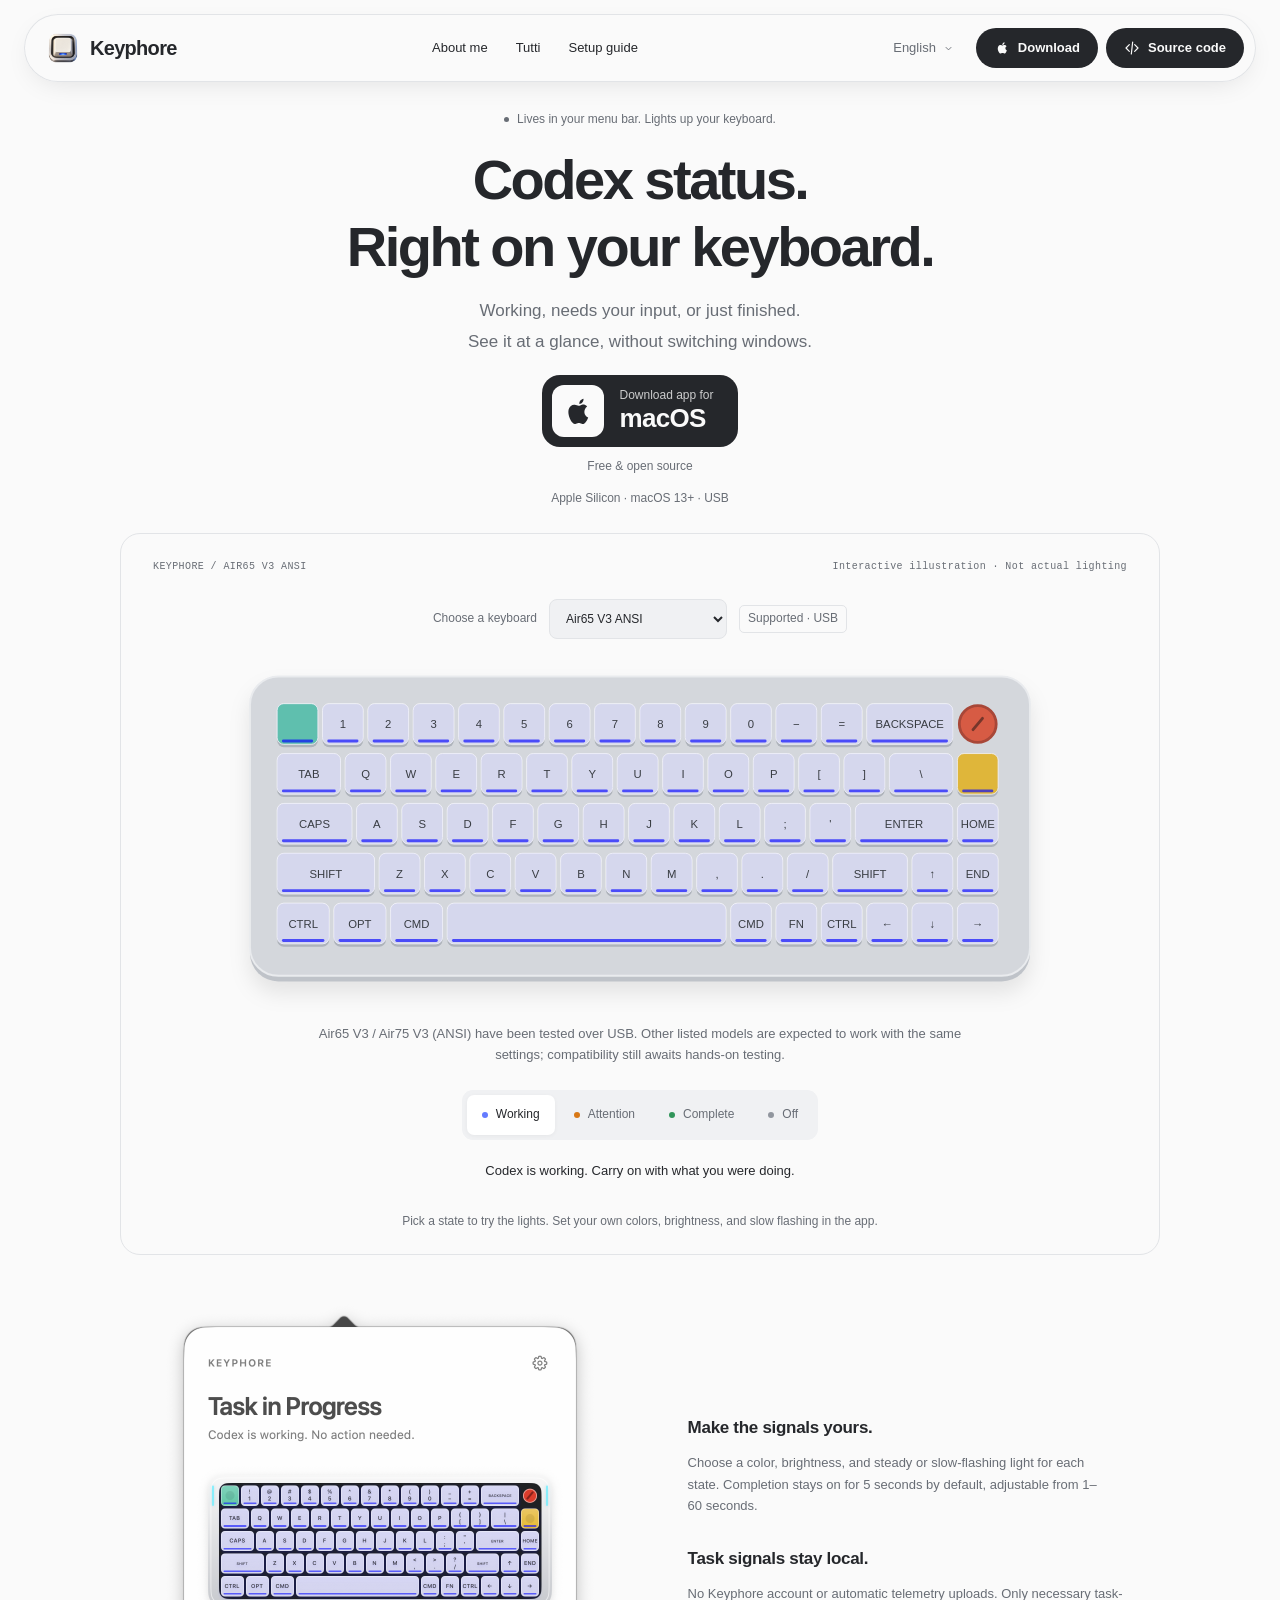
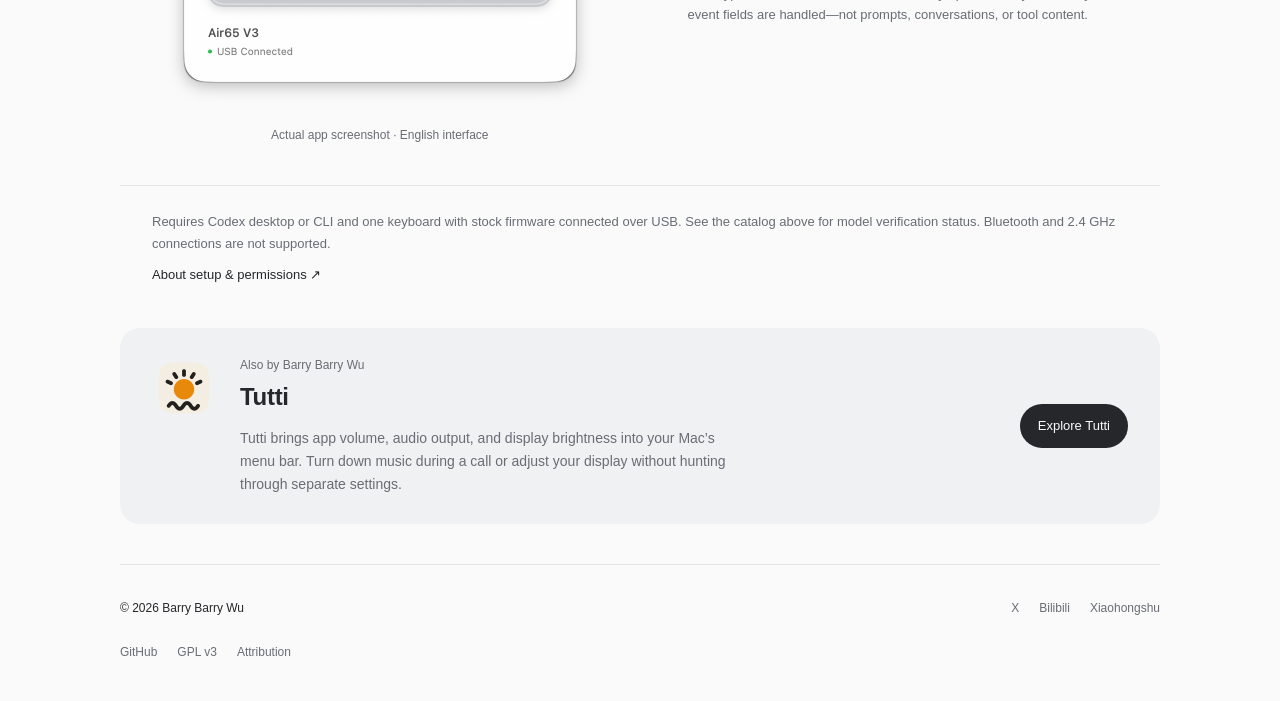
<file: release/site/index.html>
<!doctype html>
<html lang="en">
<head>
<meta charset="utf-8">
<meta name="viewport" content="width=device-width, initial-scale=1">
<meta name="color-scheme" content="light dark">
<link rel="icon" href="icon.png" type="image/png">
<meta name="description" content="Keyphore 把 Codex 任务状态显示在 NuPhy 键盘上。免费的原生 Mac 菜单栏 App。">
<title>Keyphore — 把 Codex 状态，显示在键盘上。</title>
<script src="language.js?v=9"></script>
<script src="translations.js"></script>
<link rel="stylesheet" href="style.css?v=20260905-i18n">
<script src="keyboard.js" defer></script>
<script src="site.js?v=9" defer></script>
</head>
<body>
<a class="skip-link" href="#main"><span data-i18n="skip">Skip to content</span></a>
<header class="nav-shell"><div class="site-header">
<a class="wordmark" href="./" aria-label="Keyphore"><img class="brand-mark" src="icon.png" width="34" height="34" alt="">Keyphore</a>
<button class="menu-toggle" type="button" aria-label="Navigation" aria-expanded="false" aria-controls="nav-panel" hidden><svg width="20" height="20" viewBox="0 0 24 24" fill="none" stroke="currentColor" stroke-width="1.8" aria-hidden="true"><path d="M4 7h16M4 12h16M4 17h16"/></svg></button>
<div class="nav-panel" id="nav-panel"><nav aria-label="导航"><a href="https://barrybarrywu.com"><span data-i18n="about">About me</span></a><a href="https://tutti.barrybarrywu.com/" data-tutti data-i18n="tutti">Tutti</a><a href="install.html"><span data-i18n="setup">Setup guide</span></a></nav>
<div class="nav-actions"><details class="language-picker" hidden><summary aria-label="Choose language"><span class="language-current">English</span><svg width="11" height="11" viewBox="0 0 24 24" fill="none" stroke="currentColor" stroke-width="2" aria-hidden="true"><path d="m6 9 6 6 6-6"/></svg></summary><div class="language-options"><button type="button" data-language="en" lang="en">English</button><button type="button" data-language="zh-Hans" lang="zh-Hans">简体中文</button><button type="button" data-language="zh-Hant" lang="zh-Hant">繁體中文</button><button type="button" data-language="ja" lang="ja">日本語</button><button type="button" data-language="ko" lang="ko">한국어</button><button type="button" data-language="fr" lang="fr">Français</button><button type="button" data-language="de" lang="de">Deutsch</button><button type="button" data-language="it" lang="it">Italiano</button><button type="button" data-language="es" lang="es">Español</button></div></details><a class="nav-download primary-button" href="https://github.com/BarryBarrywu/Keyphore/releases/latest"><span class="nav-button-content"><span class="nav-button-icon" aria-hidden="true"><svg viewBox="0 0 24 24" fill="currentColor"> <path d="M17.05 12.54c-.02-2.16 1.76-3.21 1.84-3.26a3.94 3.94 0 0 0-3.1-1.68c-1.3-.14-2.57.78-3.23.78-.67 0-1.69-.77-2.78-.75a4.11 4.11 0 0 0-3.46 2.1c-1.5 2.59-.38 6.4 1.05 8.49.72 1.02 1.55 2.16 2.64 2.12 1.06-.04 1.46-.68 2.75-.68 1.27 0 1.65.68 2.76.65 1.15-.02 1.87-1.03 2.56-2.06a8.43 8.43 0 0 0 1.17-2.38 3.75 3.75 0 0 1-2.2-3.33ZM14.94 6.22a3.78 3.78 0 0 0 .87-2.72 3.86 3.86 0 0 0-2.5 1.3 3.62 3.62 0 0 0-.9 2.62 3.18 3.18 0 0 0 2.53-1.2Z"/> </svg></span><span class="nav-button-label"><span data-i18n="download">Download</span></span><span class="nav-button-arrow" aria-hidden="true">→</span></span></a>
<a class="nav-download primary-button" href="https://github.com/BarryBarrywu/Keyphore"><span class="nav-button-content"><span class="nav-button-icon" aria-hidden="true"><svg viewBox="0 0 24 24" fill="none" stroke="currentColor" stroke-width="1.8" stroke-linecap="round" stroke-linejoin="round"><path d="m8 7-5 5 5 5m8-10 5 5-5 5m-3-14-2 18"/></svg></span><span class="nav-button-label"><span data-i18n="source">Source code</span></span><span class="nav-button-arrow" aria-hidden="true">→</span></span></a></div>
</div></div></header>
<main id="main">
<section class="hero">
<p class="eyebrow"><span class="tiny-dot" aria-hidden="true"></span><span data-i18n="eyebrow">Lives in your menu bar. Lights up your keyboard.</span></p>
<h1><span data-i18n="headline">Codex status.<br>Right on your keyboard.</span></h1>
<p class="lead"><span data-i18n="lead">Working, needs your input, or just finished.<br>See it at a glance, without switching windows.</span></p>
<div class="actions"><a class="primary-button download-button" href="https://github.com/BarryBarrywu/Keyphore/releases/latest"><span class="download-icon" aria-hidden="true"><svg viewBox="0 0 32 32" focusable="false"><path d="M21.5 2c.3 3-1.7 5.5-4.5 5.7-.4-2.7 1.8-5.2 4.5-5.7ZM25.5 10.4c-1.8-2.1-4.2-2.3-5.6-1.9-1.5.4-2.4 1.1-3.8 1.1-1.3 0-2.6-.9-4.2-1.1-2.7-.4-5.8 1.6-6.7 4.9-1.4 5 1.4 11.9 4.3 15 1.2 1.3 2.3 1.8 3.7 1.2 1.5-.6 2.1-.9 3.2-.9s1.8.3 3.2.9c1.6.6 2.7-.1 3.8-1.3 1.5-1.8 2.7-4 3.3-5.8-4.8-1.8-5.9-8.4-1.2-12.1Z"/></svg></span><span class="download-copy"><span class="download-label"><span data-i18n="downloadApp">Download app for</span></span><strong>macOS</strong></span></a><span class="release-note"><span data-i18n="free">Free & open source</span></span></div>
<p class="requirements">Apple Silicon · macOS 13+ · USB</p>
</section>
<section class="demo" data-signal="execution" aria-label="键盘状态灯光示意">
<div class="demo-topline"><span>KEYPHORE / <span id="model-name">AIR65 V3 ANSI</span></span><span><span data-i18n="illustration">Interactive illustration · Not actual lighting</span></span></div>
<div class="model-picker" hidden>
<label for="keyboard-model"><span data-i18n="chooseKeyboard">Choose a keyboard</span></label>
<select id="keyboard-model" aria-describedby="model-status catalog-note"><optgroup id="supported-models" label="已支持 · USB"><option value="Air65V3">Air65 V3 ANSI</option><option value="Air75V3">Air75 V3 ANSI</option></optgroup><optgroup id="candidate-models" label="候选型号 · 待验证"></optgroup></select>
<span id="model-status" class="model-status" role="status"></span>
</div>
<div class="keyboard-stage"><svg id="keyboard" viewBox="0 0 832 320" aria-hidden="true"></svg></div>
<p id="catalog-note" class="catalog-note"><span data-i18n="catalog">Air65 V3 / Air75 V3 (ANSI) have been tested over USB. Other listed models are expected to work with the same settings; compatibility still awaits hands-on testing.</span></p>
<noscript><p><span data-i18n="noscript">Enable JavaScript to try the lights: blue for working, orange for attention, green for complete, and off when no signal is active.</span></p></noscript>
<div class="signal-controls" role="group" aria-label="选择灯光状态" hidden>
<button type="button" data-state="execution" aria-pressed="true"><i class="dot blue" aria-hidden="true"></i><span data-i18n="working">Working</span></button>
<button type="button" data-state="attention" aria-pressed="false"><i class="dot orange" aria-hidden="true"></i><span data-i18n="attention">Attention</span></button>
<button type="button" data-state="completion" aria-pressed="false"><i class="dot green" aria-hidden="true"></i><span data-i18n="complete">Complete</span></button>
<button type="button" data-state="off" aria-pressed="false"><i class="dot unlit" aria-hidden="true"></i><span data-i18n="off">Off</span></button>
</div>
<p class="signal-description" aria-live="polite" aria-atomic="true"><span data-i18n="execution">Codex is working. Carry on with what you were doing.</span></p>
<p class="demo-caption"><span data-i18n="demoCaption">Pick a state to try the lights. Set your own colors, brightness, and slow flashing in the app.</span></p>
</section>
<section class="details">
<figure class="app-preview"><img id="app-preview" src="app-preview-en.png" width="928" height="854" loading="lazy" alt="Keyphore menu bar app showing a task in progress and Air65 V3 connected over USB"><figcaption data-i18n="appScreenshot">Actual app screenshot · English interface</figcaption></figure>
<div class="details-copy">
<article><h2><span data-i18n="customize">Make the signals yours.</span></h2><p><span data-i18n="customizeBody">Choose a color, brightness, and steady or slow-flashing light for each state. Completion stays on for 5 seconds by default, adjustable from 1–60 seconds.</span></p></article>
<article><h2><span data-i18n="local">Task signals stay local.</span></h2><p><span data-i18n="localBody">No Keyphore account or automatic telemetry uploads. Only necessary task-event fields are handled—not prompts, conversations, or tool content.</span></p></article>
</div>
</section>
<aside class="compatibility"><p><span data-i18n="compatibility">Requires Codex desktop or CLI and one keyboard with stock firmware connected over USB. See the catalog above for model verification status. Bluetooth and 2.4 GHz connections are not supported.</span></p><a href="install.html"><span data-i18n="permissions">About setup & permissions</span> <span aria-hidden="true">↗</span></a></aside>
<aside class="tutti-card" aria-labelledby="tutti-title">
<img src="tutti.png" width="64" height="64" alt="" loading="lazy">
<div class="tutti-card-copy"><p class="tutti-kicker" data-i18n="tuttiKicker">Also by Barry Barry Wu</p><h2 id="tutti-title">Tutti</h2><p data-i18n="tuttiNote">Tutti brings app volume, audio output, and display brightness into your Mac’s menu bar. Turn down music during a call or adjust your display without hunting through separate settings.</p></div>
<a class="tutti-card-link" href="https://tutti.barrybarrywu.com/" data-tutti data-i18n="exploreTutti">Explore Tutti</a>
</aside>
</main>
<footer>
<div class="footer-row"><span class="footer-credit">© 2026 Barry Barry Wu</span><div class="footer-links footer-social"><a href="https://x.com/BarryBarrywu">X</a><a href="https://space.bilibili.com/217963572"><span data-i18n="bilibili">Bilibili</span></a><a href="https://www.xiaohongshu.com/user/profile/64c9b594000000000e0263f1"><span data-i18n="xiaohongshu">Xiaohongshu</span></a></div></div>
<div class="footer-row"><div class="footer-links footer-legal"><a href="https://github.com/BarryBarrywu/Keyphore">GitHub</a><a href="https://github.com/BarryBarrywu/Keyphore/blob/main/LICENSE">GPL v3</a><a href="https://github.com/BarryBarrywu/Keyphore/blob/main/LICENSES/NUPHYIO-NOTICE.txt"><span data-i18n="attribution">Attribution</span></a></div></div>
</footer>
</body>
</html>
</file>
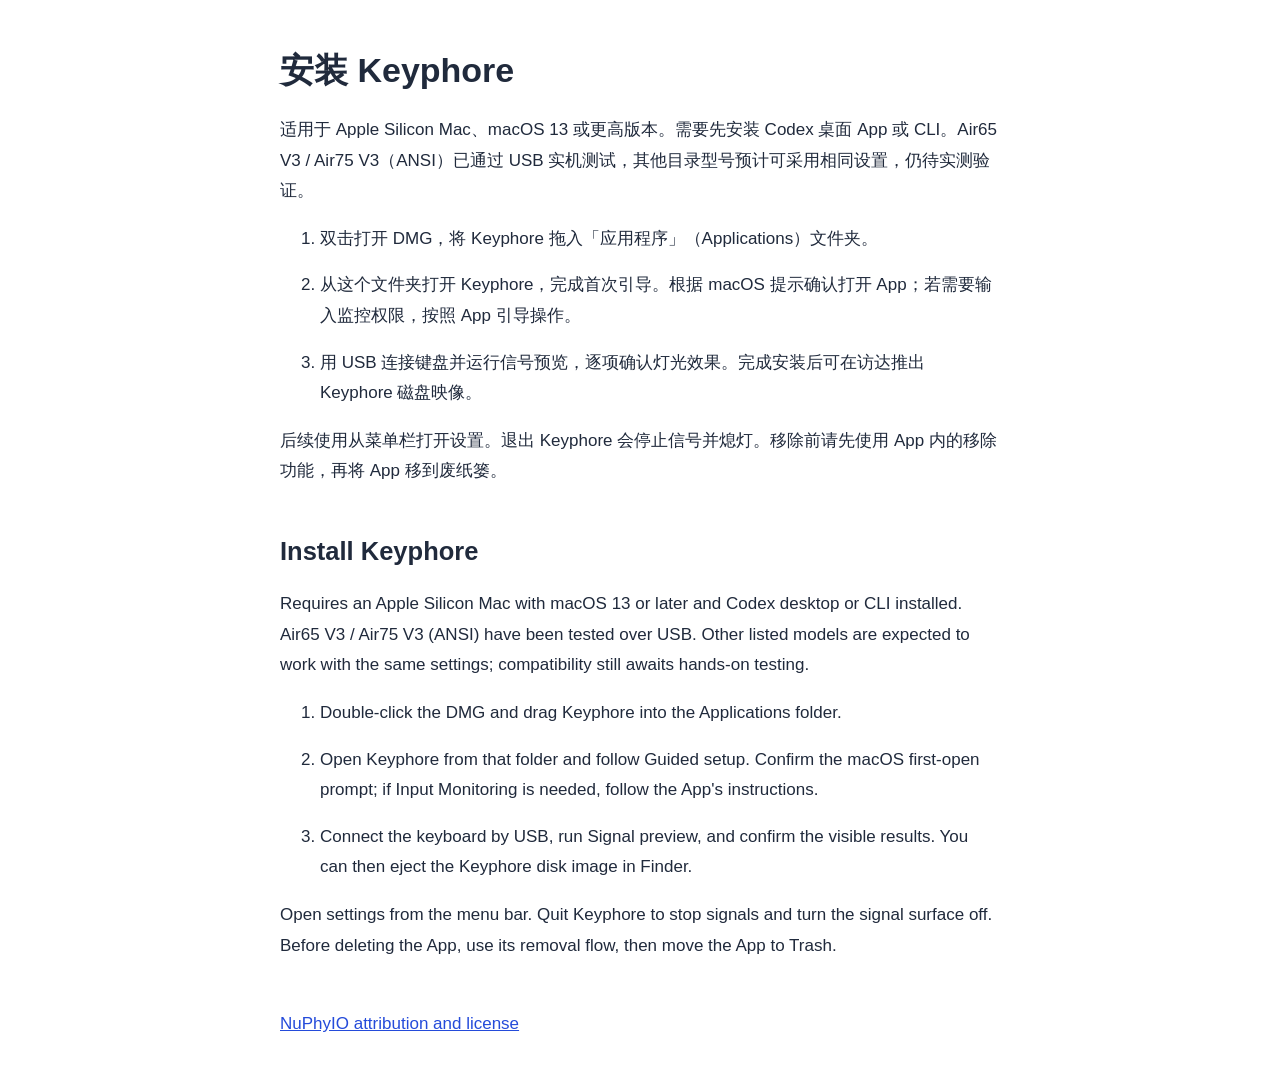
<file: release/Install.html>
<!doctype html>
<html lang="zh-Hans">
<head>
<meta charset="utf-8">
<meta name="viewport" content="width=device-width, initial-scale=1">
<title>安装 Keyphore / Install Keyphore</title>
<style>body{font:17px/1.8 -apple-system,BlinkMacSystemFont,sans-serif;max-width:720px;margin:48px auto;padding:0 24px;color:#202a3c}h1{line-height:1.3}li{margin:16px 0}section{margin:48px 0}a{color:#244bda}code{font-size:15px}</style>
</head>
<body>
<h1>安装 Keyphore</h1>
<p>适用于 Apple Silicon Mac、macOS 13 或更高版本。需要先安装 Codex 桌面 App 或 CLI。Air65 V3 / Air75 V3（ANSI）已通过 USB 实机测试，其他目录型号预计可采用相同设置，仍待实测验证。</p>
<ol>
<li>双击打开 DMG，将 Keyphore 拖入「应用程序」（Applications）文件夹。</li>
<li>从这个文件夹打开 Keyphore，完成首次引导。根据 macOS 提示确认打开 App；若需要输入监控权限，按照 App 引导操作。</li>
<li>用 USB 连接键盘并运行信号预览，逐项确认灯光效果。完成安装后可在访达推出 Keyphore 磁盘映像。</li>
</ol>
<p>后续使用从菜单栏打开设置。退出 Keyphore 会停止信号并熄灯。移除前请先使用 App 内的移除功能，再将 App 移到废纸篓。</p>
<section lang="en">
<h1>Install Keyphore</h1>
<p>Requires an Apple Silicon Mac with macOS 13 or later and Codex desktop or CLI installed. Air65 V3 / Air75 V3 (ANSI) have been tested over USB. Other listed models are expected to work with the same settings; compatibility still awaits hands-on testing.</p>
<ol>
<li>Double-click the DMG and drag Keyphore into the Applications folder.</li>
<li>Open Keyphore from that folder and follow Guided setup. Confirm the macOS first-open prompt; if Input Monitoring is needed, follow the App's instructions.</li>
<li>Connect the keyboard by USB, run Signal preview, and confirm the visible results. You can then eject the Keyphore disk image in Finder.</li>
</ol>
<p>Open settings from the menu bar. Quit Keyphore to stop signals and turn the signal surface off. Before deleting the App, use its removal flow, then move the App to Trash.</p>
</section>
<p>
<a href="NUPHYIO-NOTICE.txt">NuPhyIO attribution and license</a>
</p>
</body>
</html>
</file>
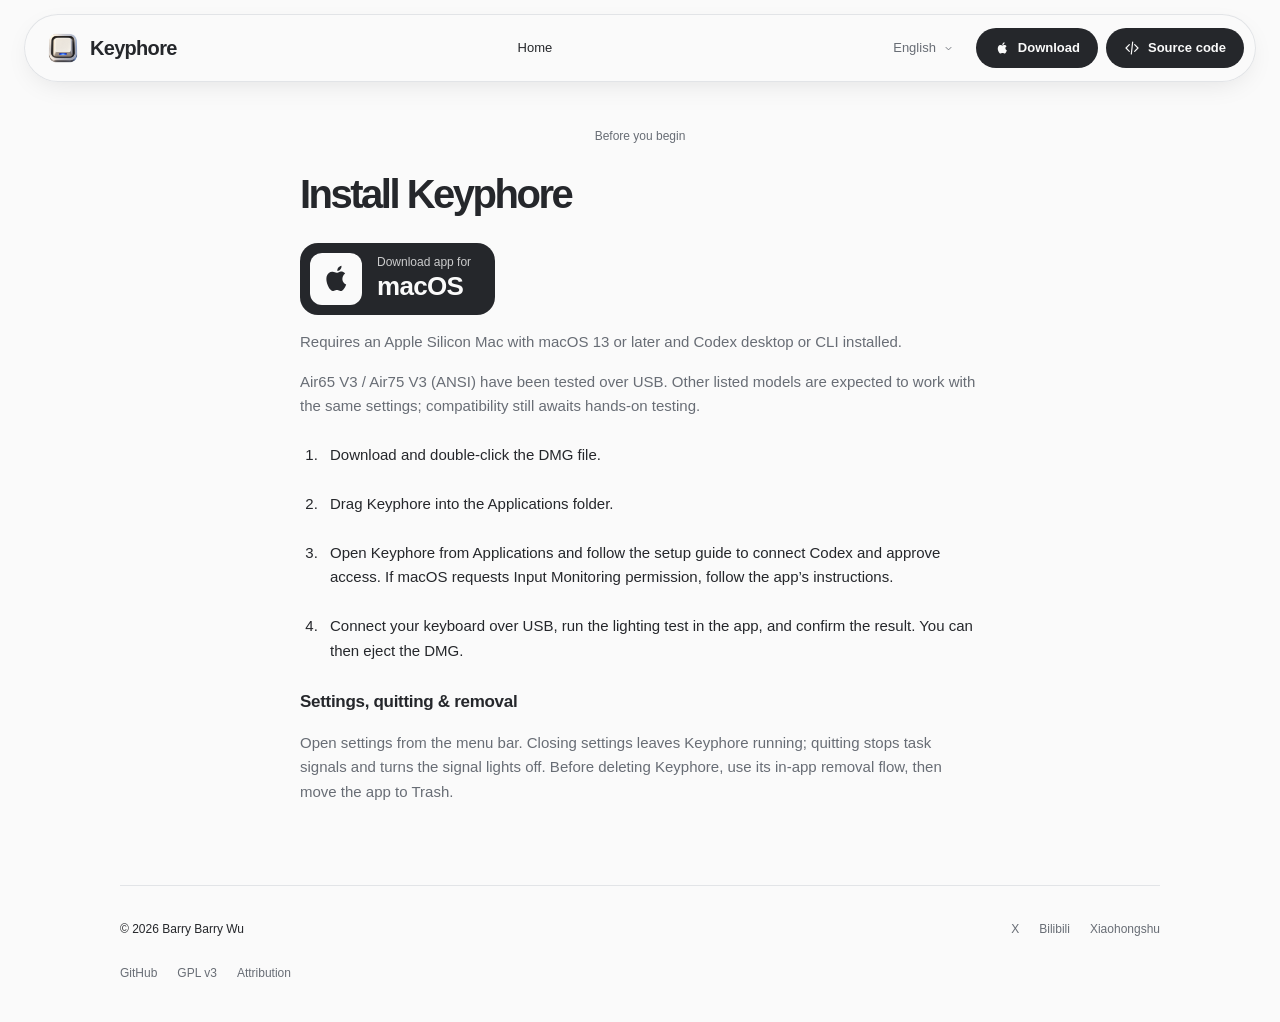
<file: release/site/install.html>
<!doctype html>
<html lang="en">
<head>
<meta charset="utf-8">
<meta name="viewport" content="width=device-width, initial-scale=1">
<meta name="color-scheme" content="light dark">
<link rel="icon" href="icon.png" type="image/png">
<meta name="description" content="Keyphore 把 Codex 任务状态显示在 NuPhy 键盘上。免费的原生 Mac 菜单栏 App。">
<title>安装 Keyphore</title>
<script src="language.js?v=9"></script>
<script src="translations.js"></script>
<link rel="stylesheet" href="style.css?v=20260905-i18n">
<script src="site.js?v=9" defer></script>
</head>
<body data-page="guide">
<a class="skip-link" href="#main"><span data-i18n="skip">Skip to content</span></a>
<header class="nav-shell"><div class="site-header">
<a class="wordmark" href="./" aria-label="Keyphore"><img class="brand-mark" src="icon.png" width="34" height="34" alt="">Keyphore</a>
<button class="menu-toggle" type="button" aria-label="Navigation" aria-expanded="false" aria-controls="nav-panel" hidden><svg width="20" height="20" viewBox="0 0 24 24" fill="none" stroke="currentColor" stroke-width="1.8" aria-hidden="true"><path d="M4 7h16M4 12h16M4 17h16"/></svg></button>
<div class="nav-panel" id="nav-panel"><nav aria-label="导航"><a href="./"><span data-i18n="home">Home</span></a></nav>
<div class="nav-actions"><details class="language-picker" hidden><summary aria-label="Choose language"><span class="language-current">English</span><svg width="11" height="11" viewBox="0 0 24 24" fill="none" stroke="currentColor" stroke-width="2" aria-hidden="true"><path d="m6 9 6 6 6-6"/></svg></summary><div class="language-options"><button type="button" data-language="en" lang="en">English</button><button type="button" data-language="zh-Hans" lang="zh-Hans">简体中文</button><button type="button" data-language="zh-Hant" lang="zh-Hant">繁體中文</button><button type="button" data-language="ja" lang="ja">日本語</button><button type="button" data-language="ko" lang="ko">한국어</button><button type="button" data-language="fr" lang="fr">Français</button><button type="button" data-language="de" lang="de">Deutsch</button><button type="button" data-language="it" lang="it">Italiano</button><button type="button" data-language="es" lang="es">Español</button></div></details><a class="nav-download primary-button" href="https://github.com/BarryBarrywu/Keyphore/releases/latest"><span class="nav-button-content"><span class="nav-button-icon" aria-hidden="true"><svg viewBox="0 0 24 24" fill="currentColor"> <path d="M17.05 12.54c-.02-2.16 1.76-3.21 1.84-3.26a3.94 3.94 0 0 0-3.1-1.68c-1.3-.14-2.57.78-3.23.78-.67 0-1.69-.77-2.78-.75a4.11 4.11 0 0 0-3.46 2.1c-1.5 2.59-.38 6.4 1.05 8.49.72 1.02 1.55 2.16 2.64 2.12 1.06-.04 1.46-.68 2.75-.68 1.27 0 1.65.68 2.76.65 1.15-.02 1.87-1.03 2.56-2.06a8.43 8.43 0 0 0 1.17-2.38 3.75 3.75 0 0 1-2.2-3.33ZM14.94 6.22a3.78 3.78 0 0 0 .87-2.72 3.86 3.86 0 0 0-2.5 1.3 3.62 3.62 0 0 0-.9 2.62 3.18 3.18 0 0 0 2.53-1.2Z"/> </svg></span><span class="nav-button-label"><span data-i18n="download">Download</span></span><span class="nav-button-arrow" aria-hidden="true">→</span></span></a>
<a class="nav-download primary-button" href="https://github.com/BarryBarrywu/Keyphore"><span class="nav-button-content"><span class="nav-button-icon" aria-hidden="true"><svg viewBox="0 0 24 24" fill="none" stroke="currentColor" stroke-width="1.8" stroke-linecap="round" stroke-linejoin="round"><path d="m8 7-5 5 5 5m8-10 5 5-5 5m-3-14-2 18"/></svg></span><span class="nav-button-label"><span data-i18n="source">Source code</span></span><span class="nav-button-arrow" aria-hidden="true">→</span></span></a></div>
</div></div></header>
<main id="main" class="guide">
<p class="eyebrow"><span data-i18n="before">Before you begin</span></p>
<h1><span data-i18n="install">Install Keyphore</span></h1>
<a class="primary-button download-button" href="https://github.com/BarryBarrywu/Keyphore/releases/latest"><span class="download-icon" aria-hidden="true"><svg viewBox="0 0 32 32" focusable="false"><path d="M21.5 2c.3 3-1.7 5.5-4.5 5.7-.4-2.7 1.8-5.2 4.5-5.7ZM25.5 10.4c-1.8-2.1-4.2-2.3-5.6-1.9-1.5.4-2.4 1.1-3.8 1.1-1.3 0-2.6-.9-4.2-1.1-2.7-.4-5.8 1.6-6.7 4.9-1.4 5 1.4 11.9 4.3 15 1.2 1.3 2.3 1.8 3.7 1.2 1.5-.6 2.1-.9 3.2-.9s1.8.3 3.2.9c1.6.6 2.7-.1 3.8-1.3 1.5-1.8 2.7-4 3.3-5.8-4.8-1.8-5.9-8.4-1.2-12.1Z"/></svg></span><span class="download-copy"><span class="download-label"><span data-i18n="downloadApp">Download app for</span></span><strong>macOS</strong></span></a>
<p><span data-i18n="requirements">Requires an Apple Silicon Mac with macOS 13 or later and Codex desktop or CLI installed.</span></p><p><span data-i18n="catalog">Air65 V3 / Air75 V3 (ANSI) have been tested over USB. Other listed models are expected to work with the same settings; compatibility still awaits hands-on testing.</span></p>
<ol>
<li><span data-i18n="stepDownload">Download and double-click the DMG file.</span></li>
<li><span data-i18n="stepDrag">Drag Keyphore into the Applications folder.</span></li>
<li><span data-i18n="stepOpen">Open Keyphore from Applications and follow the setup guide to connect Codex and approve access. If macOS requests Input Monitoring permission, follow the app’s instructions.</span></li>
<li><span data-i18n="stepTest">Connect your keyboard over USB, run the lighting test in the app, and confirm the result. You can then eject the DMG.</span></li>
</ol>
<h2><span data-i18n="removal">Settings, quitting & removal</span></h2>
<p><span data-i18n="removalBody">Open settings from the menu bar. Closing settings leaves Keyphore running; quitting stops task signals and turns the signal lights off. Before deleting Keyphore, use its in-app removal flow, then move the app to Trash.</span></p>
</main>
<footer>
<div class="footer-row"><span class="footer-credit">© 2026 Barry Barry Wu</span><div class="footer-links footer-social"><a href="https://x.com/BarryBarrywu">X</a><a href="https://space.bilibili.com/217963572"><span data-i18n="bilibili">Bilibili</span></a><a href="https://www.xiaohongshu.com/user/profile/64c9b594000000000e0263f1"><span data-i18n="xiaohongshu">Xiaohongshu</span></a></div></div>
<div class="footer-row"><div class="footer-links footer-legal"><a href="https://github.com/BarryBarrywu/Keyphore">GitHub</a><a href="https://github.com/BarryBarrywu/Keyphore/blob/main/LICENSE">GPL v3</a><a href="https://github.com/BarryBarrywu/Keyphore/blob/main/LICENSES/NUPHYIO-NOTICE.txt"><span data-i18n="attribution">Attribution</span></a></div></div>
</footer>
</body>
</html>
</file>
<file: release/site/style.css>
:root {
  color-scheme: light dark;
  --paper: #fafafa;
  --ink: #25272b;
  --muted: #686d75;
  --line: #e2e4e7;
  --surface: #f0f1f3;
  --selected: #fff;
  --focus: #375de1;
  --ease-out: cubic-bezier(.23, 1, .32, 1);
}
@media (prefers-color-scheme: dark) {
  :root {
    --paper: #18191c;
    --ink: #f0f1f3;
    --muted: #a2a7b0;
    --line: #35373c;
    --surface: #222429;
    --selected: #3b3e46;
    --focus: #9aafff;
  }
}
* { box-sizing: border-box; }
html { font-family: -apple-system, BlinkMacSystemFont, "PingFang SC", sans-serif; background: var(--paper); color: var(--ink); }
[hidden] { display: none !important; }
body { margin: 0; font-size: 15px; line-height: 1.65; -webkit-font-smoothing: antialiased; }
a { color: inherit; text-decoration: none; }
button { font: inherit; color: inherit; cursor: pointer; }
a, button { -webkit-tap-highlight-color: transparent; }
:is(a, button, select, summary):focus-visible { outline: 2px solid var(--focus); outline-offset: 5px; }
button, .primary-button { transition: transform 140ms var(--ease-out); }
button:active, .primary-button:active { transform: scale(.97); }
.keyboard-input :is(button, .primary-button) { transition: none; }
.keyboard-input :is(button, .primary-button):active { transform: none; }
.skip-link { position: absolute; top: -100px; left: 24px; padding: 10px; background: var(--selected); z-index: 2; }
.skip-link:focus { top: 10px; }
.site-header, main, footer { width: min(100% - 80px, 1040px); margin-inline: auto; }
.nav-shell { position: sticky; top: 0; z-index: 10; padding-top: 14px; pointer-events: none; }
.site-header { height: 68px; display: flex; align-items: center; justify-content: space-between; gap: 24px; padding: 0 12px 0 22px; border-radius: 999px; pointer-events: auto; background: color-mix(in srgb, var(--paper) 88%, transparent); box-shadow: inset 0 0 0 1px var(--line), 0 8px 28px -10px #00000020; backdrop-filter: blur(20px) saturate(1.7); -webkit-backdrop-filter: blur(20px) saturate(1.7); }
.site-header { width: min(100% - 48px, 1280px); display: grid; grid-template-columns: auto 1fr auto; gap: 32px; }
.site-header nav { justify-content: center; margin: 0; }
.nav-actions { display: flex; align-items: center; gap: 8px; }
.language-picker { position: relative; margin-right: 14px; color: var(--muted); font-size: 13px; font-weight: 400; }
.language-picker summary { display: flex; align-items: center; justify-content: center; gap: 7px; min-height: 40px; cursor: pointer; list-style: none; white-space: nowrap; }
.language-picker summary::-webkit-details-marker { display: none; }
.language-options { position: absolute; right: 0; top: calc(100% + 12px); min-width: 172px; max-height: calc(100dvh - 150px); overflow-y: auto; padding: 6px; border-radius: 14px; background: var(--paper); box-shadow: 0 0 0 1px var(--line), 0 12px 32px #00000024; }
.language-options button { display: block; width: 100%; text-align: left; border: 0; border-radius: 8px; padding: 8px 12px; min-height: 40px; background: transparent; font-size: 14px; white-space: nowrap; }
.language-options button[aria-pressed="true"] { color: var(--ink); background: var(--surface); }
.nav-button-content { position: relative; display: block; padding-left: 24px; }
.nav-button-label { display: block; transition: transform 240ms var(--ease-out); }
.nav-button-icon, .nav-button-arrow { position: absolute; top: 0; bottom: 0; display: flex; align-items: center; width: 16px; transition: transform 240ms var(--ease-out), opacity 140ms ease; }
.nav-button-icon { left: 0; }
.nav-button-icon svg { width: 16px; height: 16px; }
.nav-button-arrow { right: 0; opacity: 0; transform: translateX(10px); font-size: 18px; }
@media (hover: hover) and (pointer: fine) and (prefers-reduced-motion: no-preference) and (min-width: 761px) {
  html:not(.keyboard-input) .nav-download:hover .nav-button-icon { opacity: 0; transform: translateX(-10px); }
  html:not(.keyboard-input) .nav-download:hover .nav-button-label { transform: translateX(-24px); }
  html:not(.keyboard-input) .nav-download:hover .nav-button-arrow { opacity: 1; transform: translateX(0); }
}
.keyboard-input :is(.nav-button-label, .nav-button-icon, .nav-button-arrow) { transition: none; }
.site-header .nav-download { min-height: 40px; border-radius: 999px; padding: 8px 18px; gap: 10px; white-space: nowrap; font-size: 13px; }
.wordmark { display: flex; align-items: center; gap: 10px; font-size: 20px; font-weight: 650; letter-spacing: -.7px; }
.brand-mark { display: block; width: 34px; height: 34px; }
nav { display: flex; align-items: center; gap: 28px; font-size: 13px; }
.hero { text-align: center; padding: 28px 0 24px; }
.hero .eyebrow { margin-bottom: 16px; }
.hero h1 { font-size: clamp(36px, 4.4vw, 56px); }
.demo .catalog-note { margin: 0 auto 24px; }
.nav-panel { display: contents; }
.menu-toggle { display: none; }
nav a { display: inline-flex; align-items: center; gap: 4px; min-height: 40px; white-space: nowrap; }
.tutti-card { display: flex; align-items: center; gap: 24px; padding: 28px 32px; margin: 8px 0 40px; border-radius: 20px; background: var(--surface); }
.tutti-card img { flex: none; align-self: flex-start; }
.tutti-card-copy { flex: 1; min-width: 0; }
.tutti-card h2 { font-size: 24px; margin: 2px 0 10px; }
.tutti-card p { margin: 0; max-width: 64ch; font-size: 14px; color: var(--muted); text-wrap: pretty; }
.tutti-card .tutti-kicker { font-size: 12px; }
.tutti-card-link { display: inline-flex; align-items: center; justify-content: center; min-height: 44px; flex: none; padding: 10px 18px; border-radius: 999px; background: var(--ink); color: var(--paper); font-size: 13px; transition: transform 140ms var(--ease-out); }
.tutti-card-link:active { transform: scale(.97); }
.keyboard-input .tutti-card-link { transition: none; }
.keyboard-input .tutti-card-link:active { transform: none; }
.eyebrow { display: flex; align-items: center; justify-content: center; gap: 8px; margin: 0 0 23px; font-size: 12px; color: var(--muted); }
.tiny-dot { width: 5px; height: 5px; border-radius: 50%; background: var(--muted); }
h1 { font-family: "Avenir Next", "PingFang SC", sans-serif; font-size: clamp(36px, 5.2vw, 62px); font-weight: 600; letter-spacing: -2.5px; line-height: 1.2; margin: 0; }
html:lang(zh) h1 { letter-spacing: -1.8px; line-height: 1.3; }
h1, h2 { text-wrap: balance; }
.lead, .details p, .compatibility p, .guide p, .guide li { text-wrap: pretty; overflow-wrap: break-word; }
html:lang(ko) :is(h1, h2, p, li) { word-break: keep-all; overflow-wrap: break-word; }
.lead { font-size: 17px; color: var(--muted); margin: 16px 0 18px; line-height: 1.8; }
.actions { display: flex; flex-direction: column; align-items: center; gap: 10px; }
.primary-button { display: inline-flex; align-items: center; gap: 24px; padding: 11px 22px; background: var(--ink); color: var(--paper); border-radius: 9px; font-size: 14px; font-weight: 550; }
.download-button { gap: 15px; padding: 10px 24px 10px 10px; border-radius: 18px; }
.download-icon { display: grid; place-items: center; width: 52px; height: 52px; border-radius: 12px; background: var(--paper); color: var(--ink); }
.download-icon svg { width: 29px; height: 29px; fill: currentColor; }
.download-copy { display: flex; flex-direction: column; text-align: left; line-height: 1.15; }
.download-label { font-size: 12px; font-weight: 400; opacity: .78; }
.download-copy strong { font-size: 26px; font-weight: 650; letter-spacing: -.7px; margin-top: 2px; }
.release-note, .requirements { font-size: 12px; color: var(--muted); }
.requirements { margin: 12px 0 0; }
.demo { --signal: #0000ff; padding: 25px 32px 22px; border: 1px solid var(--line); border-radius: 20px; }
.demo[data-signal="attention"] { --signal: #ff8400; }
.demo[data-signal="completion"] { --signal: #00ff00; }
.demo[data-signal="off"] { --signal: transparent; }
.model-picker { display: flex; align-items: center; justify-content: center; flex-wrap: wrap; gap: 12px; margin-top: 24px; font-size: 12px; }
.model-picker label { color: var(--muted); }
.model-picker select { max-width: 100%; min-height: 40px; padding: 8px 30px 8px 12px; border: 1px solid var(--line); border-radius: 8px; background: var(--surface); color: var(--ink); font: inherit; cursor: pointer; }
.model-status { color: var(--muted); padding: 3px 8px; border: 1px solid var(--line); border-radius: 5px; }
.catalog-note { max-width: 680px; text-align: center; margin: 12px auto 0; font-size: 13px; color: var(--muted); }
.demo-topline { display: flex; justify-content: space-between; gap: 12px; font: 10px/1.6 "SFMono-Regular", Consolas, monospace; letter-spacing: .4px; color: var(--muted); }
.keyboard-stage { max-width: 780px; aspect-ratio: 2.35; display: grid; align-items: center; margin: 24px auto 28px; }
#keyboard { display: block; width: 100%; height: 100%; overflow: visible; filter: drop-shadow(0 12px 10px #00000016); }
.key-base { fill: #e7e9eb; stroke: #fff; stroke-width: .8; }
.key-mint { fill: #67cfa7; }
.key-yellow { fill: #f2c529; }
.key-label { fill: #393d43; font: 12px "Avenir Next", sans-serif; text-anchor: middle; dominant-baseline: central; }
.key-label.small { font-size: 8px; }
.key-light { fill: var(--signal); opacity: .65; }
.key-tint { fill: var(--signal); opacity: .08; }
.signal-controls { display: flex; justify-content: center; gap: 4px; width: fit-content; max-width: 100%; margin: auto; padding: 5px; background: var(--surface); border-radius: 11px; }
.signal-controls button { display: flex; align-items: center; justify-content: center; gap: 8px; padding: 8px 15px; min-height: 40px; border: 0; border-radius: 7px; background: transparent; color: var(--muted); font-size: 12px; white-space: nowrap; }
.signal-controls button[aria-pressed="true"] { color: var(--ink); background: var(--selected); box-shadow: 0 1px 4px #0000000c; }
.dot { width: 6px; height: 6px; border-radius: 50%; flex-shrink: 0; }
.blue { background: #647bff; } .orange { background: #d87816; } .green { background: #31955a; } .unlit { background: #91969e; }
.signal-description { font-size: 13px; text-align: center; margin: 20px 0 8px; min-height: 44px; }
.demo-caption { text-align: center; font-size: 12px; color: var(--muted); margin: 0; }
.details { display: grid; grid-template-columns: 1.1fr 1fr; align-items: center; gap: 48px; padding: 40px 0; }
.details-copy { display: grid; gap: 28px; padding-right: 32px; }
.app-preview { min-width: 0; margin: 0; text-align: center; }
.app-preview img { display: block; width: 100%; max-width: 464px; height: auto; margin: auto; }
.app-preview figcaption { font-size: 12px; color: var(--muted); margin-top: 4px; }
h2 { font-size: 17px; font-weight: 600; margin: 0 0 10px; letter-spacing: -.3px; }
.details p, .compatibility { font-size: 13px; color: var(--muted); }
.details p { margin: 0; }
.compatibility { border-top: 1px solid var(--line); padding: 25px 32px 34px; }
.compatibility p { margin: 0 0 10px; }
.compatibility a { color: var(--ink); }
footer { border-top: 1px solid var(--line); padding: 24px 0 28px; display: flex; flex-direction: column; gap: 4px; font-size: 12px; color: var(--muted); }
.footer-row { display: flex; align-items: center; justify-content: space-between; gap: 12px 24px; }
.footer-credit { color: var(--ink); }
.footer-links { display: flex; align-items: center; flex-wrap: wrap; gap: 4px 20px; }
.footer-links a { display: inline-flex; align-items: center; min-height: 40px; }
.guide { max-width: 680px; padding: 45px 0 65px; }
.guide h1 { font-size: 40px; margin-bottom: 25px; }
.guide p { color: var(--muted); }
.guide ol { padding-left: 22px; }
.guide li { margin: 24px 0; padding-left: 8px; }
.guide a:not(.primary-button) { text-decoration: underline; text-underline-offset: 4px; }
@media (hover: hover) and (pointer: fine) {
  .language-options button:hover { color: var(--ink); background: var(--surface); }
  nav a:hover, footer a:hover, .compatibility a:hover { text-decoration: underline; text-underline-offset: 4px; }
  .signal-controls button:hover { color: var(--ink); }
  .primary-button:hover { opacity: .88; }
  .nav-download:hover { opacity: 1; }
  .tutti-card-link:hover { opacity: .88; }
}
@media (max-width: 1100px) {
  .site-header { gap: 12px; }
  .site-header nav { gap: 16px; }
  .language-picker { margin-right: 4px; }
}
@media (max-width: 960px) {
  .site-header { height: auto; grid-template-columns: 1fr auto; padding: 10px 18px; border-radius: 26px; gap: 4px 12px; }
  .site-header nav { grid-row: 2; grid-column: 1 / -1; justify-content: center; gap: 28px; }
}
@media (max-width: 600px) {
  .site-header .nav-actions { display: contents; }
  .language-picker { grid-column: 2; grid-row: 1; margin: 0; }
  .site-header nav { grid-row: 2; }
  .site-header .nav-download { grid-row: 3; justify-content: center; }
  .site-header .nav-download:last-child { grid-column: 2; }
}
@media (max-width: 760px) {
  .site-header, main, footer { width: calc(100% - 36px); }
  .nav-shell { padding-top: 10px; }
  .site-header { height: auto; display: grid; grid-template-columns: 1fr auto; padding: 10px 14px 6px; gap: 5px 12px; border-radius: 26px; }
  .site-header nav { grid-row: 2; grid-column: 1 / -1; width: 100%; margin: 0; justify-content: space-between; gap: 10px; font-size: 12px; }
  .nav-actions { gap: 6px; }
  .nav-button-content { padding-left: 0; }
  .nav-button-icon, .nav-button-arrow { display: none; }
  .site-header .nav-download { padding: 8px 10px; font-size: 12px; gap: 5px; }
  .wordmark { font-size: 16px; gap: 6px; }
  .brand-mark { width: 26px; height: 26px; }
  .hero { padding: 28px 0 24px; }
  .tutti-card { display: grid; grid-template-columns: 48px 1fr; gap: 16px; padding: 24px; margin-bottom: 28px; }
  .tutti-card img { width: 48px; height: 48px; }
  .tutti-card-copy { display: contents; }
  .tutti-card img { grid-row: 1 / 3; }
  .tutti-card .tutti-kicker { grid-column: 2; grid-row: 1; align-self: end; }
  .tutti-card h2 { grid-column: 2; grid-row: 2; margin: -12px 0 0; }
  .tutti-card-copy > p:last-child { grid-column: 1 / -1; }
  .tutti-card-link { grid-column: 1 / -1; justify-self: start; }
  h1 { letter-spacing: -1.5px; }
  .lead { font-size: 15px; }
  .requirements { font-size: 12px; }
  .demo { padding: 18px 12px; border-radius: 14px; }
  .demo-topline { flex-direction: column; gap: 2px; font-size: 9px; }
  .model-picker { gap: 8px; margin-top: 18px; }
  .model-picker label { width: 100%; text-align: center; }
  .model-picker select { min-width: 0; max-width: 100%; }
  .keyboard-stage { margin: 25px auto; }
  .signal-controls { width: 100%; gap: 2px; padding: 4px; }
  .signal-controls button { flex: 1; gap: 5px; padding: 7px 5px; font-size: 11px; }
  .signal-description { min-height: 44px; font-size: 12px; }
  .demo-caption { font-size: 12px; }
  .details { gap: 25px; padding: 32px 8px; grid-template-columns: 1fr; }
  .details-copy { padding-right: 0; }
  .compatibility { padding: 23px 8px; font-size: 12px; }
  footer { gap: 12px; padding-top: 20px; }
  .footer-row:first-child { align-items: flex-start; flex-direction: column; gap: 4px; }
  .footer-links { gap: 4px 16px; }
  .guide { padding-top: 30px; }
}
@media (prefers-reduced-motion: reduce) {
  .tutti-card-link { transition: none; }
  .tutti-card-link:active { transform: none; }
  .nav-button-label, .nav-button-icon, .nav-button-arrow { transition: none; }
  button, .primary-button { transition: none; }
  button:active, .primary-button:active { transform: none; }
}
@media (max-width: 600px) {
  .site-header { grid-template-columns: 1fr 1fr; }
  .language-picker { justify-self: end; }
}
@media (max-width: 960px) {
  .site-header[data-menu-ready] { position: relative; display: flex; height: 56px; padding: 6px 12px 6px 16px; border-radius: 28px; }
  .menu-toggle { display: flex; align-items: center; justify-content: center; width: 44px; height: 44px; border: 0; border-radius: 50%; background: transparent; }
  .site-header[data-menu-ready] .nav-panel { display: none; position: absolute; top: calc(100% + 8px); right: 0; width: min(340px, 100%); padding: 16px; border-radius: 20px; background: var(--paper); box-shadow: 0 0 0 1px var(--line), 0 12px 32px #00000024; max-height: calc(100dvh - 100px); overflow-y: auto; }
  .site-header[data-menu-open] .nav-panel { display: block; }
  .site-header .nav-panel nav { display: flex; flex-direction: column; align-items: stretch; gap: 4px; font-size: 14px; }
  .site-header .nav-panel .nav-actions { display: flex; flex-wrap: wrap; gap: 8px; margin-top: 12px; }
  .nav-panel .language-picker { flex-basis: 100%; margin: 0 0 8px; }
  .nav-panel .language-picker summary { justify-content: space-between; }
  .nav-panel .language-options { position: static; margin-top: 8px; box-shadow: none; background: var(--surface); }
  .site-header .nav-panel .nav-download { flex: 1; justify-content: center; }
}
@media (max-width: 400px) {
  .signal-controls { display: grid; grid-template-columns: 1fr 1fr; }
}
</file>
